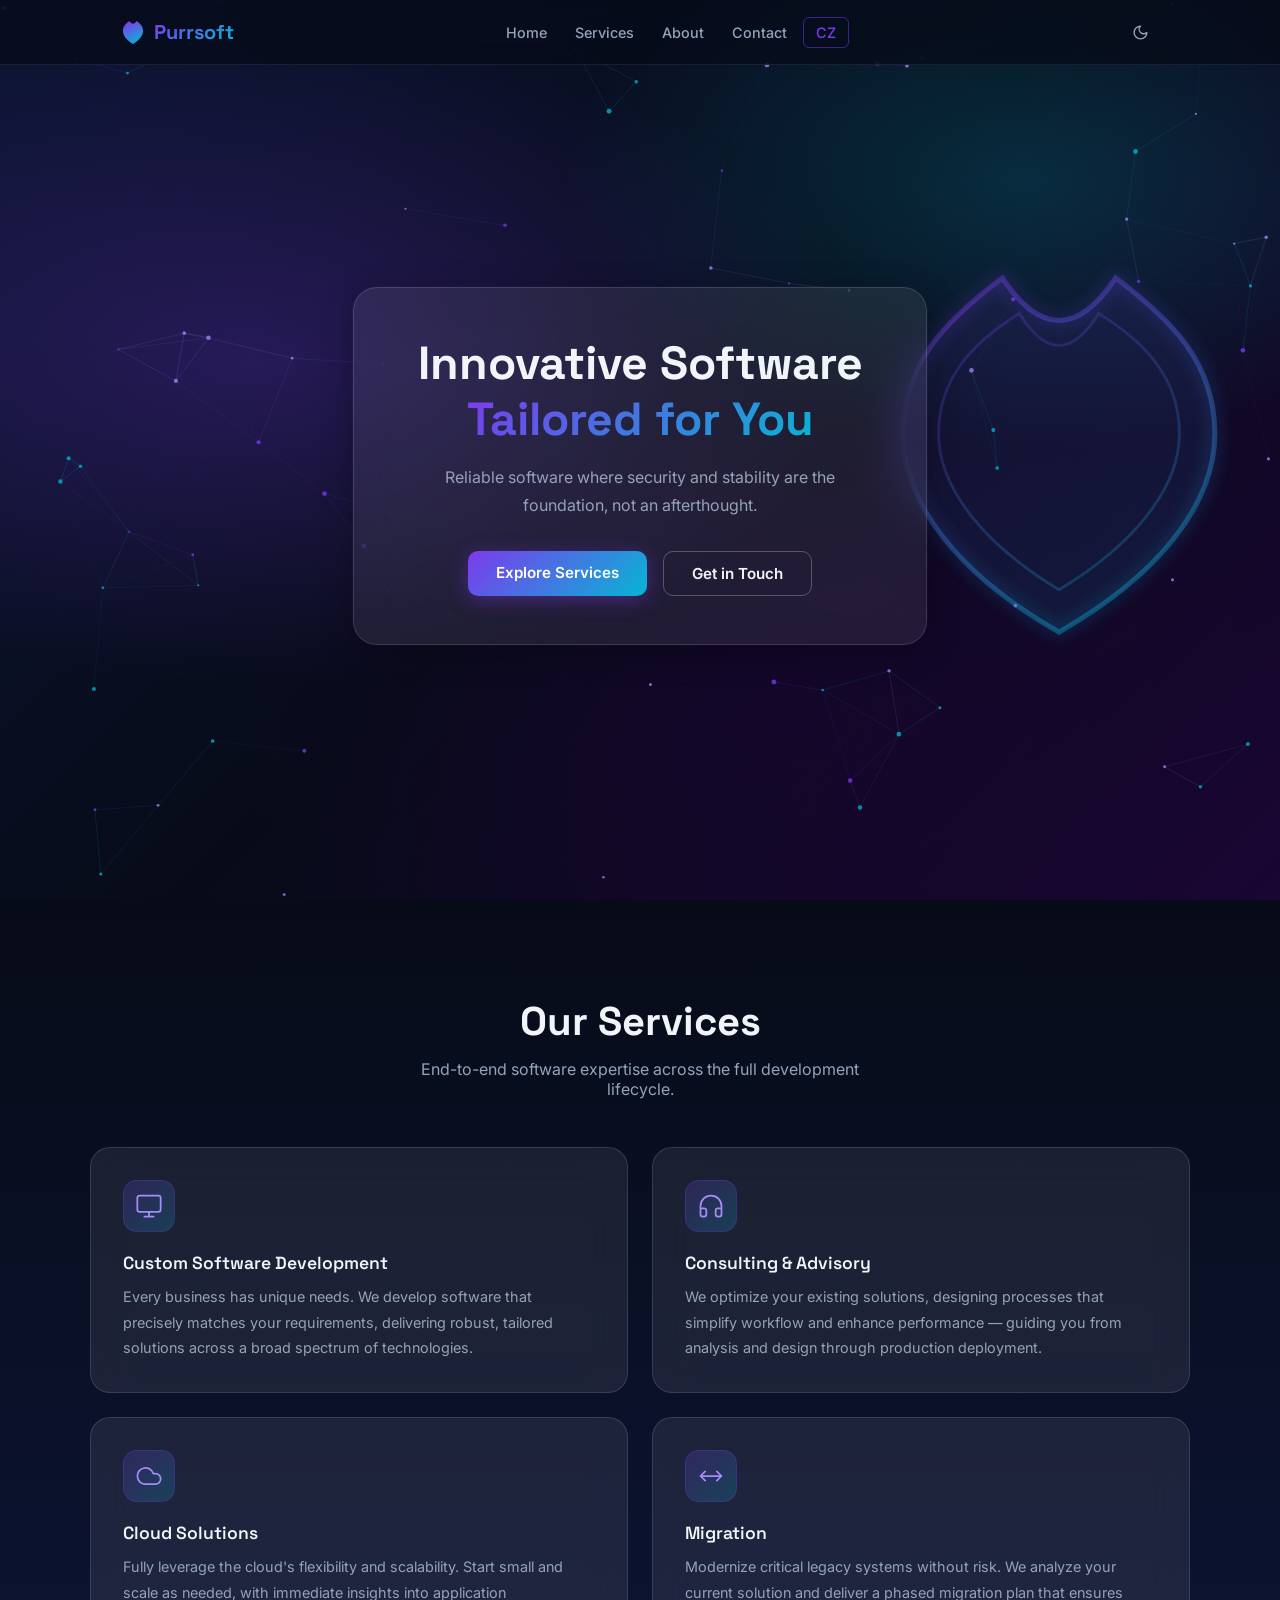
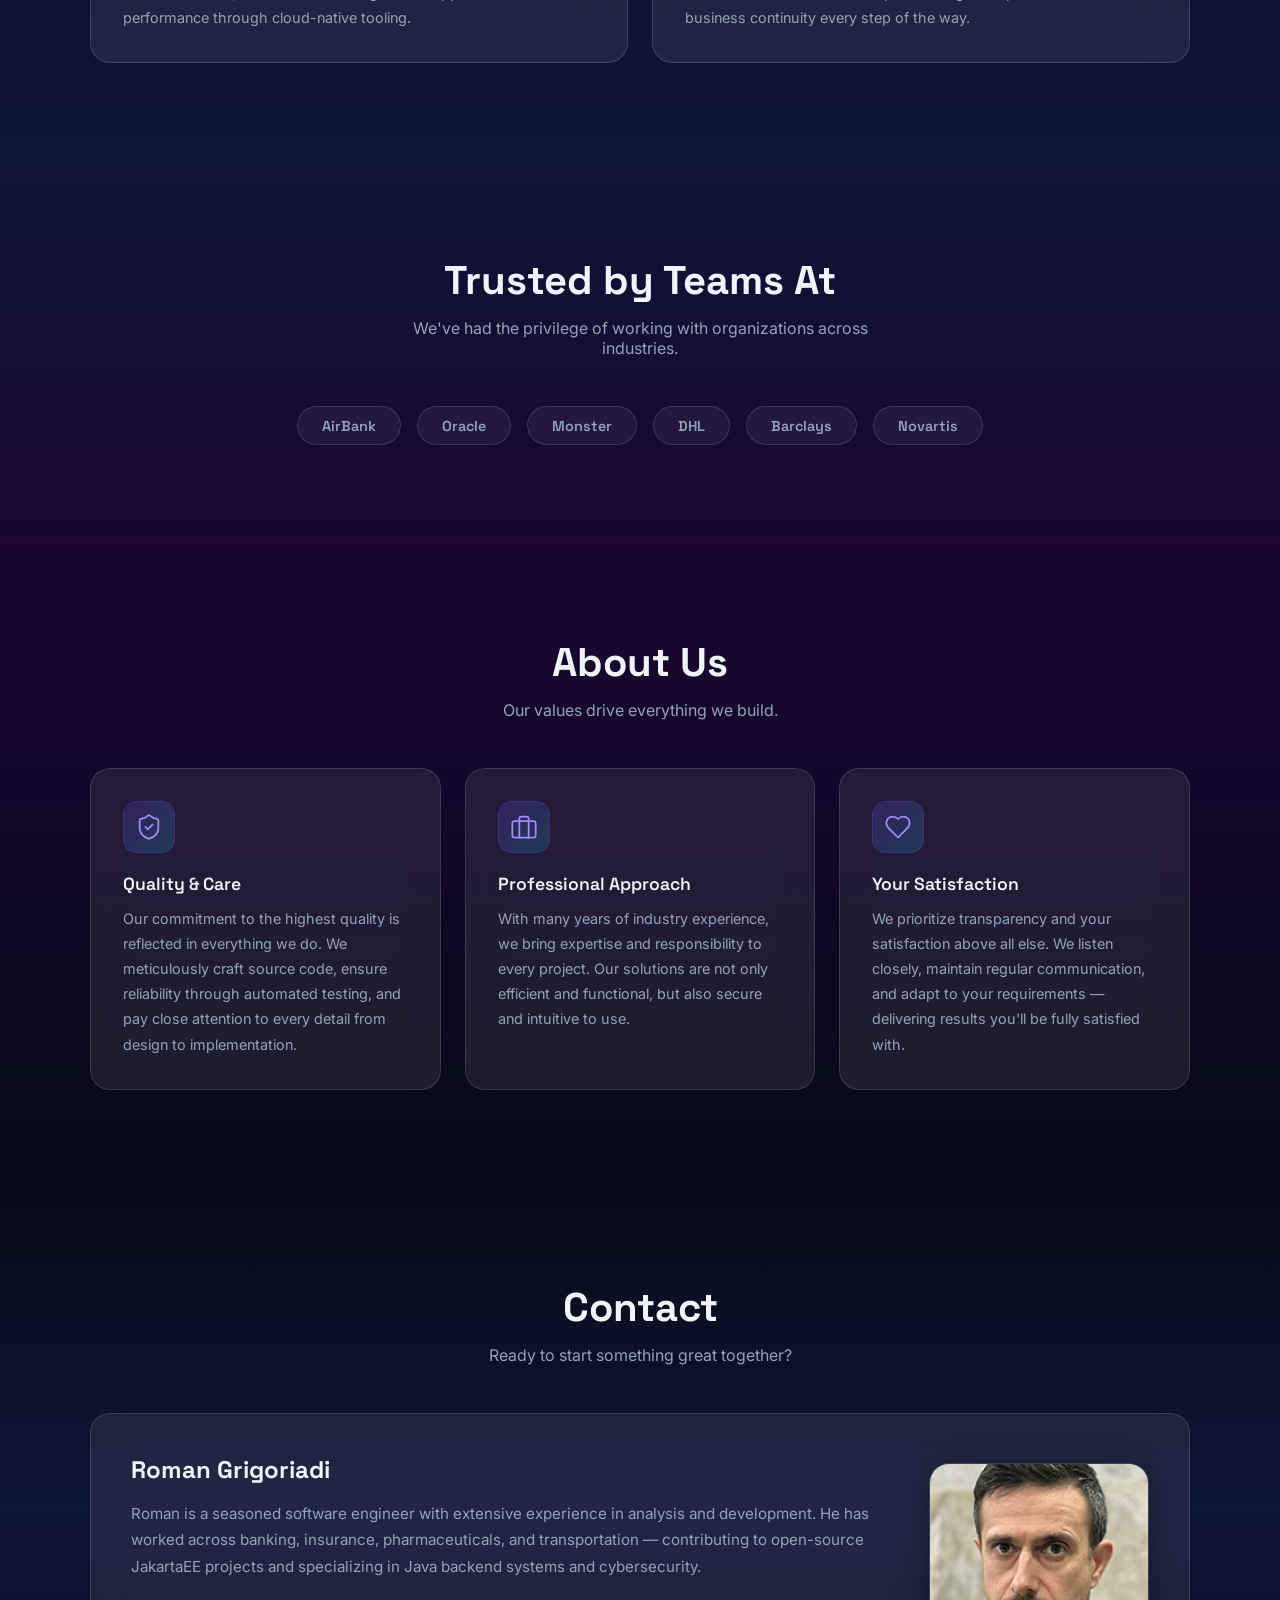
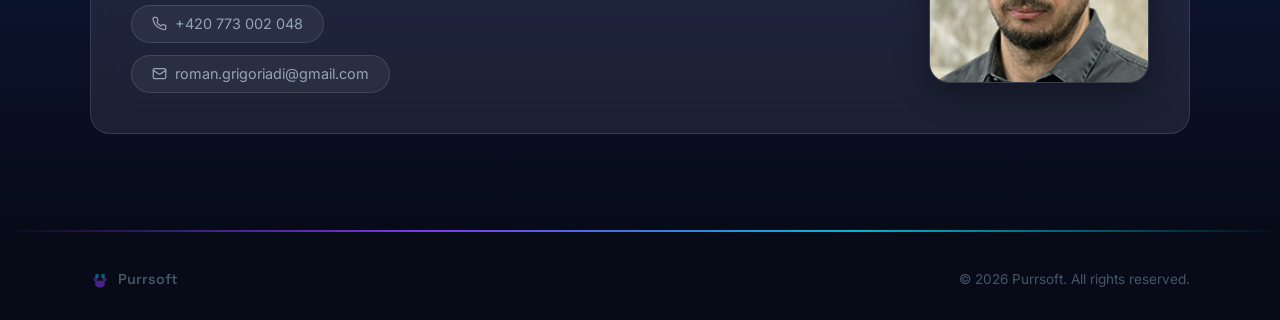
<file: index.html>
<!DOCTYPE html>
<html lang="en">
<head>
    <meta charset="UTF-8">
    <meta name="viewport" content="width=device-width, initial-scale=1.0">
    <title>Purrsoft – Software Solutions</title>
    <link rel="preconnect" href="https://fonts.googleapis.com">
    <link rel="preconnect" href="https://fonts.gstatic.com" crossorigin>
    <link href="https://fonts.googleapis.com/css2?family=Space+Grotesk:wght@400;500;600;700&family=Inter:wght@400;500;600&display=swap" rel="stylesheet">
    <link rel="stylesheet" href="styles.css">
    <script src="script.js" defer></script>
</head>
<body>

    <!-- Navigation -->
    <header>
        <nav>
            <a href="#hero" class="nav-logo">
                <svg width="22" height="26" viewBox="0 0 24 28" fill="none" xmlns="http://www.w3.org/2000/svg" aria-hidden="true">
                    <defs>
                        <linearGradient id="catGradNav" x1="30%" y1="0%" x2="70%" y2="100%">
                            <stop offset="0%" stop-color="#7c3aed"/>
                            <stop offset="100%" stop-color="#06b6d4"/>
                        </linearGradient>
                    </defs>
                    <!--
                        Primary read: a teardrop / shield badge — familiar geometric form.
                        Secondary read (on inspection): the top has two gentle apex peaks
                        separated by a shallow valley — those are cat ears. The valley
                        sits ~12% below the peaks relative to the shape's full height,
                        subtle enough to read as a designer's stylistic choice on the curve.
                    -->
                    <path d="M12,27 C5,23 1,18 1,13 C1,8 4,5 8,2 Q12,8 16,2 C20,5 23,8 23,13 C23,18 19,23 12,27 Z"
                          fill="url(#catGradNav)"/>
                </svg>
                <span>Purrsoft</span>
            </a>
            <ul>
                <li><a href="#hero">Home</a></li>
                <li><a href="#services">Services</a></li>
                <li><a href="#about">About</a></li>
                <li><a href="#contact">Contact</a></li>
                <li><a href="/cs/index.html" class="lang-toggle">CZ</a></li>
            </ul>
            <div class="nav-actions">
                <button id="theme-toggle" class="nav-icon-btn" aria-label="Toggle theme">
                    <svg class="icon-moon" width="17" height="17" viewBox="0 0 24 24" fill="none" stroke="currentColor" stroke-width="2" stroke-linecap="round" stroke-linejoin="round"><path d="M12 3a6 6 0 0 0 9 9 9 9 0 1 1-9-9Z"/></svg>
                    <svg class="icon-sun" width="17" height="17" viewBox="0 0 24 24" fill="none" stroke="currentColor" stroke-width="2" stroke-linecap="round" stroke-linejoin="round"><circle cx="12" cy="12" r="4"/><path d="M12 2v2M12 20v2M4.93 4.93l1.41 1.41M17.66 17.66l1.41 1.41M2 12h2M20 12h2M6.34 17.66l-1.41 1.41M19.07 4.93l-1.41 1.41"/></svg>
                </button>
                <button id="nav-toggle" class="nav-icon-btn nav-toggle" aria-label="Menu" aria-expanded="false">
                    <svg class="icon-hamburger" width="20" height="20" viewBox="0 0 24 24" fill="none" stroke="currentColor" stroke-width="2" stroke-linecap="round"><line x1="4" y1="7" x2="20" y2="7"/><line x1="4" y1="12" x2="20" y2="12"/><line x1="4" y1="17" x2="20" y2="17"/></svg>
                    <svg class="icon-close" width="20" height="20" viewBox="0 0 24 24" fill="none" stroke="currentColor" stroke-width="2" stroke-linecap="round"><line x1="18" y1="6" x2="6" y2="18"/><line x1="6" y1="6" x2="18" y2="18"/></svg>
                </button>
            </div>
        </nav>
    </header>

    <!-- Hero -->
    <section class="hero" id="hero">
        <canvas id="particles-canvas" aria-hidden="true"></canvas>
        <!-- Hero watermark: the same logomark at monumental scale.
             Primary read: large geometric gem/shield in the background.
             Secondary read: the ear double-peak at the top, now unmistakable at this size. -->
        <div class="hero-cat" aria-hidden="true">
            <svg width="340" height="397" viewBox="0 0 24 28" fill="none" xmlns="http://www.w3.org/2000/svg">
                <defs>
                    <linearGradient id="catGradHero" x1="30%" y1="0%" x2="70%" y2="100%">
                        <stop offset="0%" stop-color="#7c3aed"/>
                        <stop offset="100%" stop-color="#06b6d4"/>
                    </linearGradient>
                    <filter id="heroGlow" x="-20%" y="-20%" width="140%" height="140%">
                        <feGaussianBlur stdDeviation="0.6" result="blur"/>
                        <feMerge><feMergeNode in="blur"/><feMergeNode in="SourceGraphic"/></feMerge>
                    </filter>
                </defs>
                <!-- Filled body: very dim, just a presence -->
                <path d="M12,27 C5,23 1,18 1,13 C1,8 4,5 8,2 Q12,8 16,2 C20,5 23,8 23,13 C23,18 19,23 12,27 Z"
                      fill="url(#catGradHero)" opacity="0.10"/>
                <!-- Outer stroke: the readable outline at this scale -->
                <path d="M12,27 C5,23 1,18 1,13 C1,8 4,5 8,2 Q12,8 16,2 C20,5 23,8 23,13 C23,18 19,23 12,27 Z"
                      fill="none" stroke="url(#catGradHero)" stroke-width="0.35" opacity="0.45" filter="url(#heroGlow)"/>
                <!-- Inner inset ring: adds depth, echoes a gemstone facet -->
                <path d="M12,24 C7,21 3.5,17 3.5,13 C3.5,9 6,6.5 9.2,4.5 Q12,9 14.8,4.5 C18,6.5 20.5,9 20.5,13 C20.5,17 17,21 12,24 Z"
                      fill="none" stroke="url(#catGradHero)" stroke-width="0.2" opacity="0.25"/>
            </svg>
        </div>
        <div class="hero-content animate-on-scroll">
            <h1>Innovative Software<br><span class="gradient-text">Tailored for You</span></h1>
            <p>Reliable software where security and stability are the foundation, not an afterthought.</p>
            <div class="hero-ctas">
                <a href="#services" class="btn-primary">Explore Services</a>
                <a href="#contact" class="btn-outline">Get in Touch</a>
            </div>
        </div>
    </section>

    <!-- Services -->
    <section id="services" class="section">
        <div class="content">
            <div class="section-heading animate-on-scroll">
                <h2>Our Services</h2>
                <p>End-to-end software expertise across the full development lifecycle.</p>
            </div>
            <div class="service-grid">
                <div class="glass-card animate-on-scroll">
                    <div class="card-icon">
                        <svg width="28" height="28" viewBox="0 0 24 24" fill="none" stroke="currentColor" stroke-width="1.5" stroke-linecap="round" stroke-linejoin="round">
                            <rect x="2" y="3" width="20" height="14" rx="2"/>
                            <path d="M8 21h8M12 17v4"/>
                        </svg>
                    </div>
                    <h3>Custom Software Development</h3>
                    <p>Every business has unique needs. We develop software that precisely matches your requirements, delivering robust, tailored solutions across a broad spectrum of technologies.</p>
                </div>
                <div class="glass-card animate-on-scroll">
                    <div class="card-icon">
                        <svg width="28" height="28" viewBox="0 0 24 24" fill="none" stroke="currentColor" stroke-width="1.5" stroke-linecap="round" stroke-linejoin="round">
                            <path d="M3 14h3a2 2 0 0 1 2 2v3a2 2 0 0 1-2 2H5a2 2 0 0 1-2-2v-7a9 9 0 0 1 18 0v7a2 2 0 0 1-2 2h-1a2 2 0 0 1-2-2v-3a2 2 0 0 1 2-2h3"/>
                        </svg>
                    </div>
                    <h3>Consulting &amp; Advisory</h3>
                    <p>We optimize your existing solutions, designing processes that simplify workflow and enhance performance — guiding you from analysis and design through production deployment.</p>
                </div>
                <div class="glass-card animate-on-scroll">
                    <div class="card-icon">
                        <svg width="28" height="28" viewBox="0 0 24 24" fill="none" stroke="currentColor" stroke-width="1.5" stroke-linecap="round" stroke-linejoin="round">
                            <path d="M17.5 19H9a7 7 0 1 1 6.71-9h1.79a4.5 4.5 0 1 1 0 9z"/>
                        </svg>
                    </div>
                    <h3>Cloud Solutions</h3>
                    <p>Fully leverage the cloud's flexibility and scalability. Start small and scale as needed, with immediate insights into application performance through cloud-native tooling.</p>
                </div>
                <div class="glass-card animate-on-scroll">
                    <div class="card-icon">
                        <svg width="28" height="28" viewBox="0 0 24 24" fill="none" stroke="currentColor" stroke-width="1.5" stroke-linecap="round" stroke-linejoin="round">
                            <path d="m17 8 4 4-4 4M3 12h18M7 8 3 12l4 4"/>
                        </svg>
                    </div>
                    <h3>Migration</h3>
                    <p>Modernize critical legacy systems without risk. We analyze your current solution and deliver a phased migration plan that ensures business continuity every step of the way.</p>
                </div>
            </div>
        </div>
    </section>

    <!-- Customers -->
    <section id="customers" class="section">
        <div class="content">
            <div class="section-heading animate-on-scroll">
                <h2>Trusted by Teams At</h2>
                <p>We've had the privilege of working with organizations across industries.</p>
            </div>
            <div class="customers-row">
                <span class="customer-badge animate-on-scroll">AirBank</span>
                <span class="customer-badge animate-on-scroll">Oracle</span>
                <span class="customer-badge animate-on-scroll">Monster</span>
                <span class="customer-badge animate-on-scroll">DHL</span>
                <span class="customer-badge animate-on-scroll">Barclays</span>
                <span class="customer-badge animate-on-scroll">Novartis</span>
            </div>
        </div>
    </section>

    <!-- About -->
    <section id="about" class="section">
        <div class="content">
            <div class="section-heading animate-on-scroll">
                <h2>About Us</h2>
                <p>Our values drive everything we build.</p>
            </div>
            <div class="about-grid">
                <div class="glass-card animate-on-scroll">
                    <div class="card-icon">
                        <svg width="28" height="28" viewBox="0 0 24 24" fill="none" stroke="currentColor" stroke-width="1.5" stroke-linecap="round" stroke-linejoin="round">
                            <path d="M20 13c0 5-3.5 7.5-7.66 8.95a1 1 0 0 1-.67-.01C7.5 20.5 4 18 4 13V6a1 1 0 0 1 1-1c2 0 4.5-1.2 6.24-2.72a1.17 1.17 0 0 1 1.52 0C14.51 3.81 17 5 19 5a1 1 0 0 1 1 1z"/>
                            <path d="m9 12 2 2 4-4"/>
                        </svg>
                    </div>
                    <h3>Quality &amp; Care</h3>
                    <p>Our commitment to the highest quality is reflected in everything we do. We meticulously craft source code, ensure reliability through automated testing, and pay close attention to every detail from design to implementation.</p>
                </div>
                <div class="glass-card animate-on-scroll">
                    <div class="card-icon">
                        <svg width="28" height="28" viewBox="0 0 24 24" fill="none" stroke="currentColor" stroke-width="1.5" stroke-linecap="round" stroke-linejoin="round">
                            <rect width="20" height="14" x="2" y="7" rx="2"/>
                            <path d="M16 21V5a2 2 0 0 0-2-2h-4a2 2 0 0 0-2 2v16"/>
                        </svg>
                    </div>
                    <h3>Professional Approach</h3>
                    <p>With many years of industry experience, we bring expertise and responsibility to every project. Our solutions are not only efficient and functional, but also secure and intuitive to use.</p>
                </div>
                <div class="glass-card animate-on-scroll">
                    <div class="card-icon">
                        <svg width="28" height="28" viewBox="0 0 24 24" fill="none" stroke="currentColor" stroke-width="1.5" stroke-linecap="round" stroke-linejoin="round">
                            <path d="M19 14c1.49-1.46 3-3.21 3-5.5A5.5 5.5 0 0 0 16.5 3c-1.76 0-3 .5-4.5 2-1.5-1.5-2.74-2-4.5-2A5.5 5.5 0 0 0 2 8.5c0 2.3 1.5 4.05 3 5.5l7 7Z"/>
                        </svg>
                    </div>
                    <h3>Your Satisfaction</h3>
                    <p>We prioritize transparency and your satisfaction above all else. We listen closely, maintain regular communication, and adapt to your requirements — delivering results you'll be fully satisfied with.</p>
                </div>
            </div>
        </div>
    </section>

    <!-- Contact -->
    <section id="contact" class="section">
        <div class="content">
            <div class="section-heading animate-on-scroll">
                <h2>Contact</h2>
                <p>Ready to start something great together?</p>
            </div>
            <div class="contact-card animate-on-scroll">
                <div class="contact-info">
                    <h3>Roman Grigoriadi</h3>
                    <p>Roman is a seasoned software engineer with extensive experience in analysis and development. He has worked across banking, insurance, pharmaceuticals, and transportation — contributing to open-source JakartaEE projects and specializing in Java backend systems and cybersecurity.</p>
                    <div class="contact-links">
                        <a href="tel:+420773002048" class="contact-pill">
                            <svg width="15" height="15" viewBox="0 0 24 24" fill="none" stroke="currentColor" stroke-width="2" stroke-linecap="round" stroke-linejoin="round"><path d="M22 16.92v3a2 2 0 0 1-2.18 2 19.79 19.79 0 0 1-8.63-3.07A19.5 19.5 0 0 1 4.69 13.1a19.79 19.79 0 0 1-3.07-8.67A2 2 0 0 1 3.6 2.28h3a2 2 0 0 1 2 1.72 12.84 12.84 0 0 0 .7 2.81 2 2 0 0 1-.45 2.11L7.91 9.91a16 16 0 0 0 6.18 6.18l1.81-1.81a2 2 0 0 1 2.11-.45 12.84 12.84 0 0 0 2.81.7A2 2 0 0 1 22 16.92z"/></svg>
                            +420 773 002 048
                        </a>
                        <a href="mailto:roman.grigoriadi@gmail.com" class="contact-pill">
                            <svg width="15" height="15" viewBox="0 0 24 24" fill="none" stroke="currentColor" stroke-width="2" stroke-linecap="round" stroke-linejoin="round"><rect width="20" height="16" x="2" y="4" rx="2"/><path d="m22 7-8.97 5.7a1.94 1.94 0 0 1-2.06 0L2 7"/></svg>
                            roman.grigoriadi@gmail.com
                        </a>
                    </div>
                </div>
                <div class="contact-photo-wrap">
                    <img src="/media/roman.jpg" alt="Roman Grigoriadi" class="contact-photo" />
                </div>
            </div>
        </div>
    </section>

    <!-- Footer -->
    <footer id="footer">
        <div class="footer-inner">
            <div class="footer-brand">
                <svg width="20" height="18" viewBox="0 0 20 18" fill="none" xmlns="http://www.w3.org/2000/svg" aria-hidden="true">
                    <ellipse cx="10" cy="14" rx="5" ry="3.5" fill="rgba(124,58,237,0.55)"/>
                    <ellipse cx="5.5" cy="9.5" rx="2" ry="2.5" fill="rgba(124,58,237,0.45)"/>
                    <ellipse cx="14.5" cy="9.5" rx="2" ry="2.5" fill="rgba(124,58,237,0.45)"/>
                    <ellipse cx="7" cy="6" rx="1.8" ry="2.2" fill="rgba(6,182,212,0.5)"/>
                    <ellipse cx="13" cy="6" rx="1.8" ry="2.2" fill="rgba(6,182,212,0.5)"/>
                </svg>
                <span>Purrsoft</span>
            </div>
            <p>&copy; 2026 Purrsoft. All rights reserved.</p>
        </div>
    </footer>

</body>
</html>
</file>
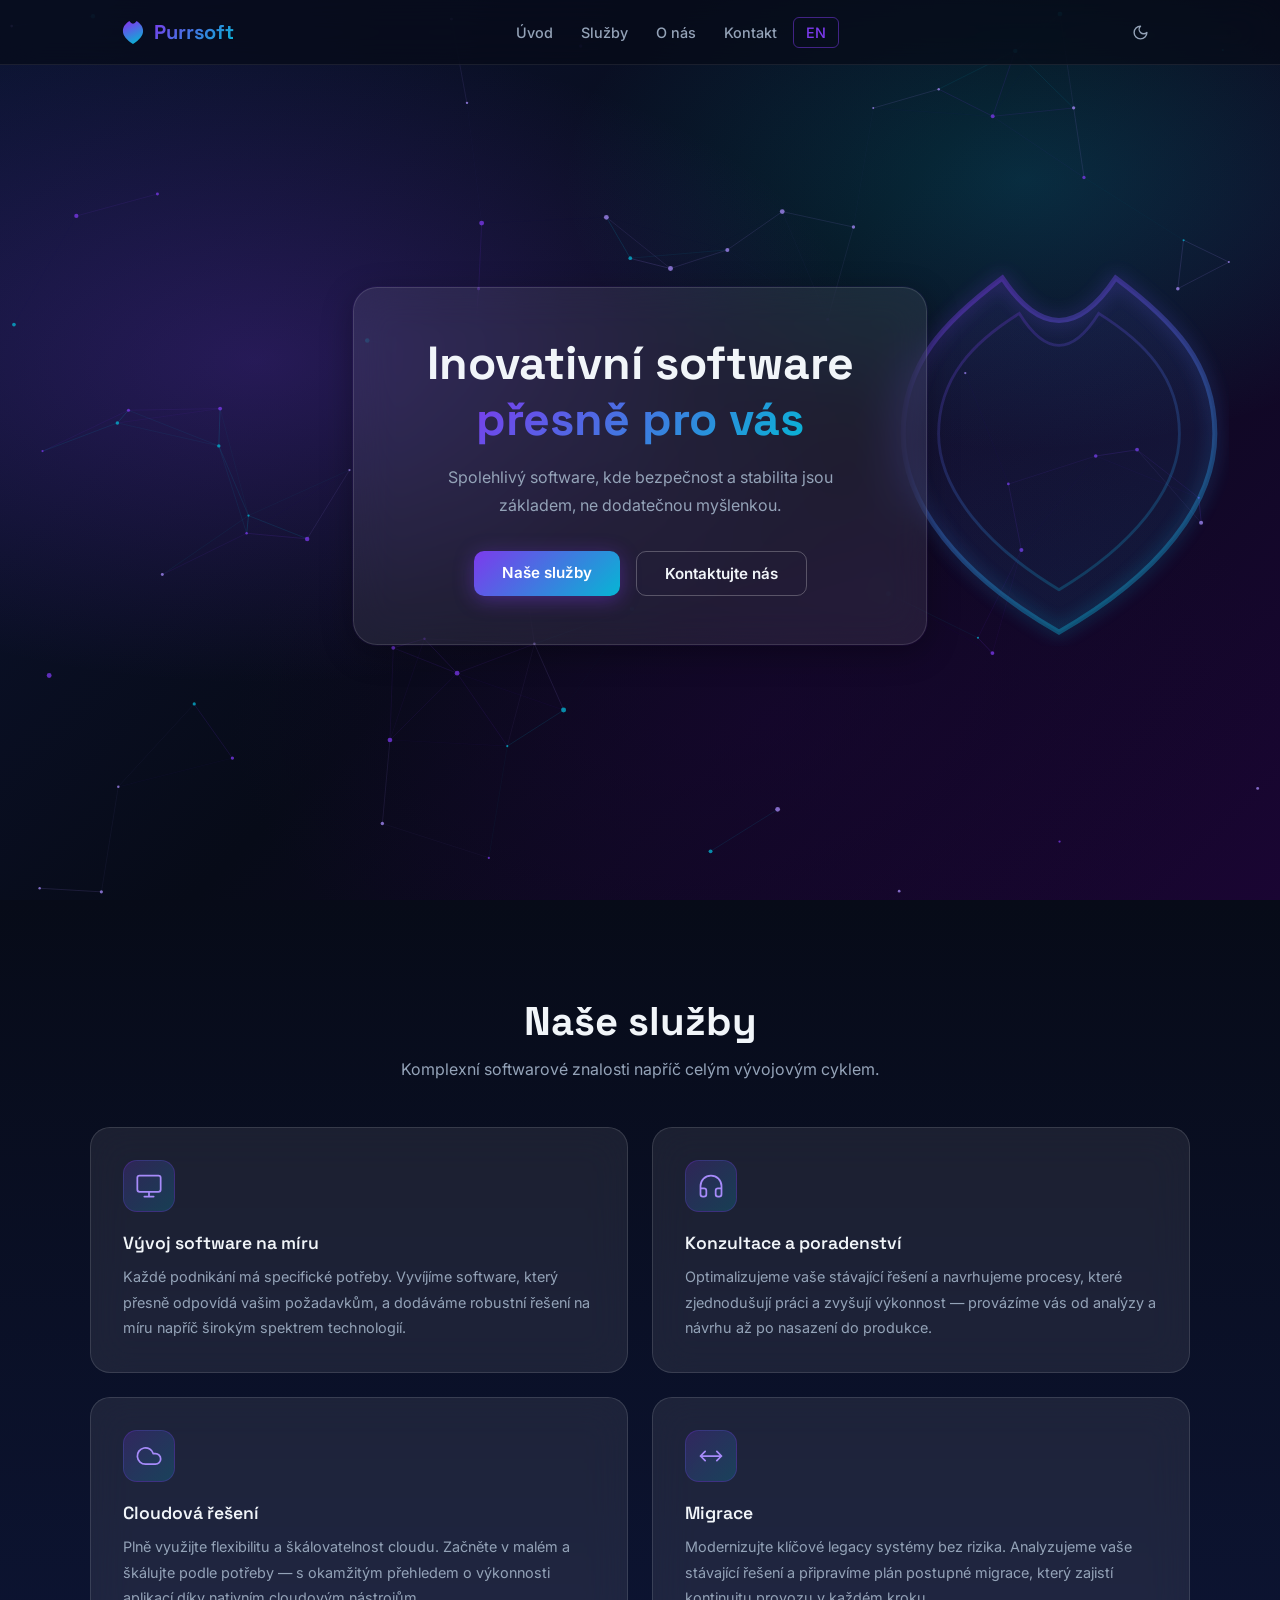
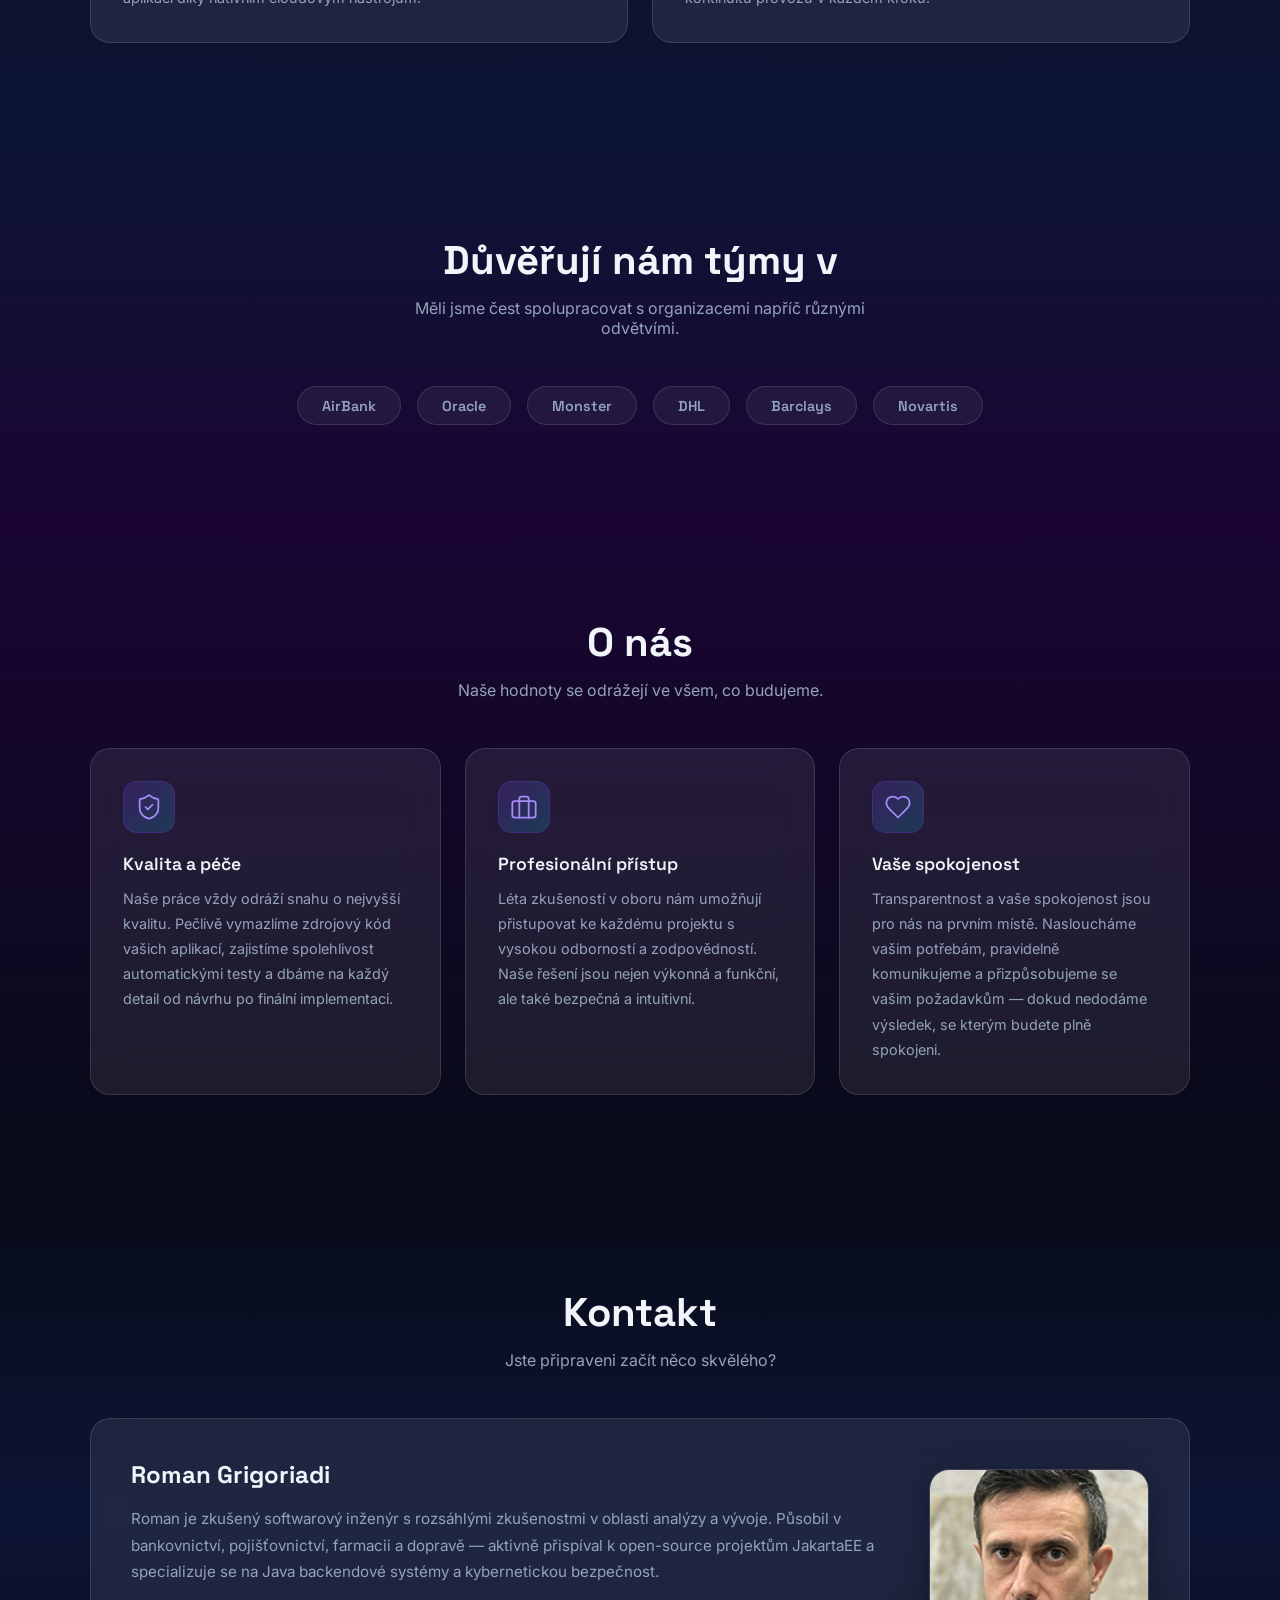
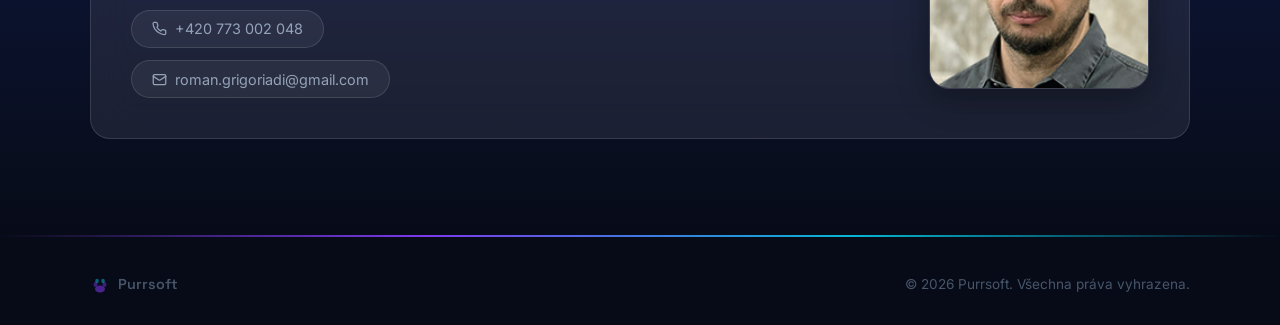
<file: cs/index.html>
<!DOCTYPE html>
<html lang="cs">
<head>
    <meta charset="UTF-8">
    <meta name="viewport" content="width=device-width, initial-scale=1.0">
    <title>Purrsoft – Softwarová řešení</title>
    <link rel="preconnect" href="https://fonts.googleapis.com">
    <link rel="preconnect" href="https://fonts.gstatic.com" crossorigin>
    <link href="https://fonts.googleapis.com/css2?family=Space+Grotesk:wght@400;500;600;700&family=Inter:wght@400;500;600&display=swap" rel="stylesheet">
    <link rel="stylesheet" href="/styles.css">
    <script src="/script.js" defer></script>
</head>
<body>

    <!-- Navigace -->
    <header>
        <nav>
            <a href="#hero" class="nav-logo">
                <svg width="22" height="26" viewBox="0 0 24 28" fill="none" xmlns="http://www.w3.org/2000/svg" aria-hidden="true">
                    <defs>
                        <linearGradient id="catGradNav" x1="30%" y1="0%" x2="70%" y2="100%">
                            <stop offset="0%" stop-color="#7c3aed"/>
                            <stop offset="100%" stop-color="#06b6d4"/>
                        </linearGradient>
                    </defs>
                    <path d="M12,27 C5,23 1,18 1,13 C1,8 4,5 8,2 Q12,8 16,2 C20,5 23,8 23,13 C23,18 19,23 12,27 Z"
                          fill="url(#catGradNav)"/>
                </svg>
                <span>Purrsoft</span>
            </a>
            <ul>
                <li><a href="#hero">Úvod</a></li>
                <li><a href="#services">Služby</a></li>
                <li><a href="#about">O nás</a></li>
                <li><a href="#contact">Kontakt</a></li>
                <li><a href="/index.html" class="lang-toggle">EN</a></li>
            </ul>
            <div class="nav-actions">
                <button id="theme-toggle" class="nav-icon-btn" aria-label="Přepnout motiv">
                    <svg class="icon-moon" width="17" height="17" viewBox="0 0 24 24" fill="none" stroke="currentColor" stroke-width="2" stroke-linecap="round" stroke-linejoin="round"><path d="M12 3a6 6 0 0 0 9 9 9 9 0 1 1-9-9Z"/></svg>
                    <svg class="icon-sun" width="17" height="17" viewBox="0 0 24 24" fill="none" stroke="currentColor" stroke-width="2" stroke-linecap="round" stroke-linejoin="round"><circle cx="12" cy="12" r="4"/><path d="M12 2v2M12 20v2M4.93 4.93l1.41 1.41M17.66 17.66l1.41 1.41M2 12h2M20 12h2M6.34 17.66l-1.41 1.41M19.07 4.93l-1.41 1.41"/></svg>
                </button>
                <button id="nav-toggle" class="nav-icon-btn nav-toggle" aria-label="Menu" aria-expanded="false">
                    <svg class="icon-hamburger" width="20" height="20" viewBox="0 0 24 24" fill="none" stroke="currentColor" stroke-width="2" stroke-linecap="round"><line x1="4" y1="7" x2="20" y2="7"/><line x1="4" y1="12" x2="20" y2="12"/><line x1="4" y1="17" x2="20" y2="17"/></svg>
                    <svg class="icon-close" width="20" height="20" viewBox="0 0 24 24" fill="none" stroke="currentColor" stroke-width="2" stroke-linecap="round"><line x1="18" y1="6" x2="6" y2="18"/><line x1="6" y1="6" x2="18" y2="18"/></svg>
                </button>
            </div>
        </nav>
    </header>

    <!-- Hero -->
    <section class="hero" id="hero">
        <canvas id="particles-canvas" aria-hidden="true"></canvas>
        <div class="hero-cat" aria-hidden="true">
            <svg width="340" height="397" viewBox="0 0 24 28" fill="none" xmlns="http://www.w3.org/2000/svg">
                <defs>
                    <linearGradient id="catGradHero" x1="30%" y1="0%" x2="70%" y2="100%">
                        <stop offset="0%" stop-color="#7c3aed"/>
                        <stop offset="100%" stop-color="#06b6d4"/>
                    </linearGradient>
                    <filter id="heroGlow" x="-20%" y="-20%" width="140%" height="140%">
                        <feGaussianBlur stdDeviation="0.6" result="blur"/>
                        <feMerge><feMergeNode in="blur"/><feMergeNode in="SourceGraphic"/></feMerge>
                    </filter>
                </defs>
                <path d="M12,27 C5,23 1,18 1,13 C1,8 4,5 8,2 Q12,8 16,2 C20,5 23,8 23,13 C23,18 19,23 12,27 Z"
                      fill="url(#catGradHero)" opacity="0.10"/>
                <path d="M12,27 C5,23 1,18 1,13 C1,8 4,5 8,2 Q12,8 16,2 C20,5 23,8 23,13 C23,18 19,23 12,27 Z"
                      fill="none" stroke="url(#catGradHero)" stroke-width="0.35" opacity="0.45" filter="url(#heroGlow)"/>
                <path d="M12,24 C7,21 3.5,17 3.5,13 C3.5,9 6,6.5 9.2,4.5 Q12,9 14.8,4.5 C18,6.5 20.5,9 20.5,13 C20.5,17 17,21 12,24 Z"
                      fill="none" stroke="url(#catGradHero)" stroke-width="0.2" opacity="0.25"/>
            </svg>
        </div>
        <div class="hero-content animate-on-scroll">
            <h1>Inovativní software<br><span class="gradient-text">přesně pro vás</span></h1>
            <p>Spolehlivý software, kde bezpečnost a stabilita jsou základem, ne dodatečnou myšlenkou.</p>
            <div class="hero-ctas">
                <a href="#services" class="btn-primary">Naše služby</a>
                <a href="#contact" class="btn-outline">Kontaktujte nás</a>
            </div>
        </div>
    </section>

    <!-- Služby -->
    <section id="services" class="section">
        <div class="content">
            <div class="section-heading animate-on-scroll">
                <h2>Naše služby</h2>
                <p>Komplexní softwarové znalosti napříč celým vývojovým cyklem.</p>
            </div>
            <div class="service-grid">
                <div class="glass-card animate-on-scroll">
                    <div class="card-icon">
                        <svg width="28" height="28" viewBox="0 0 24 24" fill="none" stroke="currentColor" stroke-width="1.5" stroke-linecap="round" stroke-linejoin="round">
                            <rect x="2" y="3" width="20" height="14" rx="2"/>
                            <path d="M8 21h8M12 17v4"/>
                        </svg>
                    </div>
                    <h3>Vývoj software na míru</h3>
                    <p>Každé podnikání má specifické potřeby. Vyvíjíme software, který přesně odpovídá vašim požadavkům, a dodáváme robustní řešení na míru napříč širokým spektrem technologií.</p>
                </div>
                <div class="glass-card animate-on-scroll">
                    <div class="card-icon">
                        <svg width="28" height="28" viewBox="0 0 24 24" fill="none" stroke="currentColor" stroke-width="1.5" stroke-linecap="round" stroke-linejoin="round">
                            <path d="M3 14h3a2 2 0 0 1 2 2v3a2 2 0 0 1-2 2H5a2 2 0 0 1-2-2v-7a9 9 0 0 1 18 0v7a2 2 0 0 1-2 2h-1a2 2 0 0 1-2-2v-3a2 2 0 0 1 2-2h3"/>
                        </svg>
                    </div>
                    <h3>Konzultace a poradenství</h3>
                    <p>Optimalizujeme vaše stávající řešení a navrhujeme procesy, které zjednodušují práci a zvyšují výkonnost — provázíme vás od analýzy a návrhu až po nasazení do produkce.</p>
                </div>
                <div class="glass-card animate-on-scroll">
                    <div class="card-icon">
                        <svg width="28" height="28" viewBox="0 0 24 24" fill="none" stroke="currentColor" stroke-width="1.5" stroke-linecap="round" stroke-linejoin="round">
                            <path d="M17.5 19H9a7 7 0 1 1 6.71-9h1.79a4.5 4.5 0 1 1 0 9z"/>
                        </svg>
                    </div>
                    <h3>Cloudová řešení</h3>
                    <p>Plně využijte flexibilitu a škálovatelnost cloudu. Začněte v malém a škálujte podle potřeby — s okamžitým přehledem o výkonnosti aplikací díky nativním cloudovým nástrojům.</p>
                </div>
                <div class="glass-card animate-on-scroll">
                    <div class="card-icon">
                        <svg width="28" height="28" viewBox="0 0 24 24" fill="none" stroke="currentColor" stroke-width="1.5" stroke-linecap="round" stroke-linejoin="round">
                            <path d="m17 8 4 4-4 4M3 12h18M7 8 3 12l4 4"/>
                        </svg>
                    </div>
                    <h3>Migrace</h3>
                    <p>Modernizujte klíčové legacy systémy bez rizika. Analyzujeme vaše stávající řešení a připravíme plán postupné migrace, který zajistí kontinuitu provozu v každém kroku.</p>
                </div>
            </div>
        </div>
    </section>

    <!-- Zákazníci -->
    <section id="customers" class="section">
        <div class="content">
            <div class="section-heading animate-on-scroll">
                <h2>Důvěřují nám týmy v</h2>
                <p>Měli jsme čest spolupracovat s organizacemi napříč různými odvětvími.</p>
            </div>
            <div class="customers-row">
                <span class="customer-badge animate-on-scroll">AirBank</span>
                <span class="customer-badge animate-on-scroll">Oracle</span>
                <span class="customer-badge animate-on-scroll">Monster</span>
                <span class="customer-badge animate-on-scroll">DHL</span>
                <span class="customer-badge animate-on-scroll">Barclays</span>
                <span class="customer-badge animate-on-scroll">Novartis</span>
            </div>
        </div>
    </section>

    <!-- O nás -->
    <section id="about" class="section">
        <div class="content">
            <div class="section-heading animate-on-scroll">
                <h2>O nás</h2>
                <p>Naše hodnoty se odrážejí ve všem, co budujeme.</p>
            </div>
            <div class="about-grid">
                <div class="glass-card animate-on-scroll">
                    <div class="card-icon">
                        <svg width="28" height="28" viewBox="0 0 24 24" fill="none" stroke="currentColor" stroke-width="1.5" stroke-linecap="round" stroke-linejoin="round">
                            <path d="M20 13c0 5-3.5 7.5-7.66 8.95a1 1 0 0 1-.67-.01C7.5 20.5 4 18 4 13V6a1 1 0 0 1 1-1c2 0 4.5-1.2 6.24-2.72a1.17 1.17 0 0 1 1.52 0C14.51 3.81 17 5 19 5a1 1 0 0 1 1 1z"/>
                            <path d="m9 12 2 2 4-4"/>
                        </svg>
                    </div>
                    <h3>Kvalita a péče</h3>
                    <p>Naše práce vždy odráží snahu o nejvyšší kvalitu. Pečlivě vymazlíme zdrojový kód vašich aplikací, zajistíme spolehlivost automatickými testy a dbáme na každý detail od návrhu po finální implementaci.</p>
                </div>
                <div class="glass-card animate-on-scroll">
                    <div class="card-icon">
                        <svg width="28" height="28" viewBox="0 0 24 24" fill="none" stroke="currentColor" stroke-width="1.5" stroke-linecap="round" stroke-linejoin="round">
                            <rect width="20" height="14" x="2" y="7" rx="2"/>
                            <path d="M16 21V5a2 2 0 0 0-2-2h-4a2 2 0 0 0-2 2v16"/>
                        </svg>
                    </div>
                    <h3>Profesionální přístup</h3>
                    <p>Léta zkušeností v oboru nám umožňují přistupovat ke každému projektu s vysokou odborností a zodpovědností. Naše řešení jsou nejen výkonná a funkční, ale také bezpečná a intuitivní.</p>
                </div>
                <div class="glass-card animate-on-scroll">
                    <div class="card-icon">
                        <svg width="28" height="28" viewBox="0 0 24 24" fill="none" stroke="currentColor" stroke-width="1.5" stroke-linecap="round" stroke-linejoin="round">
                            <path d="M19 14c1.49-1.46 3-3.21 3-5.5A5.5 5.5 0 0 0 16.5 3c-1.76 0-3 .5-4.5 2-1.5-1.5-2.74-2-4.5-2A5.5 5.5 0 0 0 2 8.5c0 2.3 1.5 4.05 3 5.5l7 7Z"/>
                        </svg>
                    </div>
                    <h3>Vaše spokojenost</h3>
                    <p>Transparentnost a vaše spokojenost jsou pro nás na prvním místě. Nasloucháme vašim potřebám, pravidelně komunikujeme a přizpůsobujeme se vašim požadavkům — dokud nedodáme výsledek, se kterým budete plně spokojeni.</p>
                </div>
            </div>
        </div>
    </section>

    <!-- Kontakt -->
    <section id="contact" class="section">
        <div class="content">
            <div class="section-heading animate-on-scroll">
                <h2>Kontakt</h2>
                <p>Jste připraveni začít něco skvělého?</p>
            </div>
            <div class="contact-card animate-on-scroll">
                <div class="contact-info">
                    <h3>Roman Grigoriadi</h3>
                    <p>Roman je zkušený softwarový inženýr s rozsáhlými zkušenostmi v oblasti analýzy a vývoje. Působil v bankovnictví, pojišťovnictví, farmacii a dopravě — aktivně přispíval k open-source projektům JakartaEE a specializuje se na Java backendové systémy a kybernetickou bezpečnost.</p>
                    <div class="contact-links">
                        <a href="tel:+420773002048" class="contact-pill">
                            <svg width="15" height="15" viewBox="0 0 24 24" fill="none" stroke="currentColor" stroke-width="2" stroke-linecap="round" stroke-linejoin="round"><path d="M22 16.92v3a2 2 0 0 1-2.18 2 19.79 19.79 0 0 1-8.63-3.07A19.5 19.5 0 0 1 4.69 13.1a19.79 19.79 0 0 1-3.07-8.67A2 2 0 0 1 3.6 2.28h3a2 2 0 0 1 2 1.72 12.84 12.84 0 0 0 .7 2.81 2 2 0 0 1-.45 2.11L7.91 9.91a16 16 0 0 0 6.18 6.18l1.81-1.81a2 2 0 0 1 2.11-.45 12.84 12.84 0 0 0 2.81.7A2 2 0 0 1 22 16.92z"/></svg>
                            +420 773 002 048
                        </a>
                        <a href="mailto:roman.grigoriadi@gmail.com" class="contact-pill">
                            <svg width="15" height="15" viewBox="0 0 24 24" fill="none" stroke="currentColor" stroke-width="2" stroke-linecap="round" stroke-linejoin="round"><rect width="20" height="16" x="2" y="4" rx="2"/><path d="m22 7-8.97 5.7a1.94 1.94 0 0 1-2.06 0L2 7"/></svg>
                            roman.grigoriadi@gmail.com
                        </a>
                    </div>
                </div>
                <div class="contact-photo-wrap">
                    <img src="../media/roman.jpg" alt="Roman Grigoriadi" class="contact-photo" />
                </div>
            </div>
        </div>
    </section>

    <!-- Patička -->
    <footer id="footer">
        <div class="footer-inner">
            <div class="footer-brand">
                <svg width="20" height="18" viewBox="0 0 20 18" fill="none" xmlns="http://www.w3.org/2000/svg" aria-hidden="true">
                    <ellipse cx="10" cy="14" rx="5" ry="3.5" fill="rgba(124,58,237,0.55)"/>
                    <ellipse cx="5.5" cy="9.5" rx="2" ry="2.5" fill="rgba(124,58,237,0.45)"/>
                    <ellipse cx="14.5" cy="9.5" rx="2" ry="2.5" fill="rgba(124,58,237,0.45)"/>
                    <ellipse cx="7" cy="6" rx="1.8" ry="2.2" fill="rgba(6,182,212,0.5)"/>
                    <ellipse cx="13" cy="6" rx="1.8" ry="2.2" fill="rgba(6,182,212,0.5)"/>
                </svg>
                <span>Purrsoft</span>
            </div>
            <p>&copy; 2026 Purrsoft. Všechna práva vyhrazena.</p>
        </div>
    </footer>

</body>
</html>
</file>
<file: styles.css>
/* =============================================
   Purrsoft 2026 – Glassmorphism Redesign
   ============================================= */

/* --- Theme Variables --- */

:root {
    --bg:           #070b18;
    --bg-2:         #0d1535;
    --bg-3:         #1a0533;
    --text:         #f1f5f9;
    --muted:        #94a3b8;
    --subtle:       #475569;

    --glass:        rgba(255, 255, 255, 0.08);
    --glass-border: rgba(255, 255, 255, 0.12);
    --outline:      rgba(255, 255, 255, 0.25);
    --pill-bg:      rgba(255, 255, 255, 0.06);
    --pill-border:  rgba(255, 255, 255, 0.12);

    --nav-bg:       rgba(7, 11, 24, 0.7);
    --nav-border:   rgba(255, 255, 255, 0.08);
    --nav-hover:    rgba(255, 255, 255, 0.06);

    --icon-color:   #a78bfa;

    --shadow-card:  0 8px 32px rgba(0, 0, 0, 0.3), 0 0 0 1px rgba(124, 58, 237, 0.08);
    --shadow-hover: 0 20px 40px rgba(0, 0, 0, 0.3), 0 0 0 1px rgba(124, 58, 237, 0.3), 0 0 30px rgba(124, 58, 237, 0.12);

    --hero-gradient:
        radial-gradient(ellipse 80% 60% at 20% 40%, rgba(124, 58, 237, 0.25) 0%, transparent 60%),
        radial-gradient(ellipse 60% 50% at 80% 20%, rgba(6, 182, 212, 0.2) 0%, transparent 60%),
        radial-gradient(ellipse 70% 60% at 60% 80%, rgba(26, 5, 51, 0.5) 0%, transparent 60%),
        linear-gradient(135deg, #0d1535 0%, #070b18 50%, #1a0533 100%);
}

html.light-mode {
    --bg:           #f0f4ff;
    --bg-2:         #e8eeff;
    --bg-3:         #ede8ff;
    --text:         #0f172a;
    --muted:        #475569;
    --subtle:       #94a3b8;

    --glass:        rgba(255, 255, 255, 0.60);
    --glass-border: rgba(0, 0, 0, 0.09);
    --outline:      rgba(0, 0, 0, 0.18);
    --pill-bg:      rgba(0, 0, 0, 0.04);
    --pill-border:  rgba(0, 0, 0, 0.10);

    --nav-bg:       rgba(240, 244, 255, 0.85);
    --nav-border:   rgba(0, 0, 0, 0.08);
    --nav-hover:    rgba(0, 0, 0, 0.05);

    --icon-color:   #7c3aed;

    --shadow-card:  0 8px 32px rgba(0, 0, 0, 0.08), 0 0 0 1px rgba(124, 58, 237, 0.08);
    --shadow-hover: 0 20px 40px rgba(0, 0, 0, 0.12), 0 0 0 1px rgba(124, 58, 237, 0.3), 0 0 20px rgba(124, 58, 237, 0.08);

    --hero-gradient:
        radial-gradient(ellipse 80% 60% at 20% 40%, rgba(124, 58, 237, 0.12) 0%, transparent 60%),
        radial-gradient(ellipse 60% 50% at 80% 20%, rgba(6, 182, 212, 0.10) 0%, transparent 60%),
        radial-gradient(ellipse 70% 60% at 60% 80%, rgba(124, 58, 237, 0.06) 0%, transparent 60%),
        linear-gradient(135deg, #e8eeff 0%, #f0f4ff 50%, #ede8ff 100%);
}

/* --- Reset --- */

*, *::before, *::after {
    margin: 0;
    padding: 0;
    box-sizing: border-box;
}

html {
    scroll-behavior: smooth;
}

body {
    font-family: 'Inter', sans-serif;
    background-color: var(--bg);
    color: var(--text);
    min-height: 100vh;
    overflow-x: hidden;
    transition: background-color 0.3s ease, color 0.3s ease;
}

/* --- Navigation --- */

header {
    position: fixed;
    top: 0;
    left: 0;
    width: 100%;
    z-index: 100;
    background: var(--nav-bg);
    backdrop-filter: blur(20px);
    -webkit-backdrop-filter: blur(20px);
    border-bottom: 1px solid var(--nav-border);
    transition: background 0.3s ease, border-color 0.3s ease;
}

nav {
    display: flex;
    align-items: center;
    justify-content: space-between;
    max-width: 1100px;
    margin: 0 auto;
    padding: 0 2rem;
    height: 64px;
}

.nav-logo {
    display: flex;
    align-items: center;
    gap: 0.6rem;
    text-decoration: none;
    font-family: 'Space Grotesk', sans-serif;
    font-weight: 700;
    font-size: 1.25rem;
}

.nav-logo span {
    background: linear-gradient(135deg, #7c3aed, #06b6d4);
    -webkit-background-clip: text;
    -webkit-text-fill-color: transparent;
    background-clip: text;
}

nav ul {
    list-style: none;
    display: flex;
    gap: 0.25rem;
    align-items: center;
}

nav ul li a {
    color: var(--muted);
    text-decoration: none;
    font-size: 0.9rem;
    font-weight: 500;
    padding: 0.4rem 0.75rem;
    border-radius: 6px;
    transition: color 0.2s, background 0.2s;
}

nav ul li a:hover {
    color: var(--text);
    background: var(--nav-hover);
}

.lang-toggle {
    border: 1px solid rgba(124, 58, 237, 0.5) !important;
    color: #7c3aed !important;
}

.lang-toggle:hover {
    background: rgba(124, 58, 237, 0.15) !important;
    color: #a78bfa !important;
}

/* Nav action buttons: theme toggle + hamburger */

.nav-actions {
    display: flex;
    align-items: center;
    gap: 0.25rem;
    margin-left: 0.75rem;
}

.nav-icon-btn {
    display: flex;
    align-items: center;
    justify-content: center;
    width: 36px;
    height: 36px;
    background: none;
    border: none;
    border-radius: 8px;
    cursor: pointer;
    color: var(--muted);
    transition: color 0.2s, background 0.2s;
}

.nav-icon-btn:hover {
    color: var(--text);
    background: var(--nav-hover);
}

/* Theme icon: show moon in dark mode, sun in light mode */
.icon-sun  { display: none;  }
html.light-mode .icon-sun  { display: block; }
html.light-mode .icon-moon { display: none;  }

/* Hamburger icon: show hamburger by default, X when open */
.icon-close { display: none; }
nav.nav-open .icon-close     { display: block; }
nav.nav-open .icon-hamburger { display: none;  }

/* Hamburger button hidden on desktop */
.nav-toggle { display: none; }

/* --- Hero --- */

.hero {
    position: relative;
    width: 100%;
    min-height: 100vh;
    display: flex;
    align-items: center;
    justify-content: center;
    overflow: hidden;
    padding: 64px 2rem 2rem;
}

.hero::before {
    content: '';
    position: absolute;
    inset: 0;
    background: var(--hero-gradient);
    z-index: 0;
    transition: background 0.4s ease;
}

#particles-canvas {
    position: absolute;
    inset: 0;
    z-index: 1;
    pointer-events: none;
}

.hero-cat {
    position: absolute;
    right: 4%;
    top: 50%;
    transform: translateY(-50%);
    pointer-events: none;
    z-index: 1;
}

.hero-content {
    position: relative;
    z-index: 2;
    background: var(--glass);
    backdrop-filter: blur(20px);
    -webkit-backdrop-filter: blur(20px);
    border: 1px solid var(--glass-border);
    border-radius: 24px;
    padding: 3rem 3.5rem;
    max-width: 580px;
    text-align: center;
    animation: float 6s ease-in-out infinite;
    box-shadow: var(--shadow-card);
    transition: background 0.3s ease, border-color 0.3s ease;
}

@keyframes float {
    0%, 100% { transform: translateY(0); }
    50%       { transform: translateY(-12px); }
}

.hero-content h1 {
    font-family: 'Space Grotesk', sans-serif;
    font-size: clamp(1.9rem, 5vw, 2.9rem);
    font-weight: 700;
    line-height: 1.2;
    margin-bottom: 1rem;
    color: var(--text);
}

.gradient-text {
    background: linear-gradient(135deg, #7c3aed, #06b6d4);
    -webkit-background-clip: text;
    -webkit-text-fill-color: transparent;
    background-clip: text;
}

.hero-content p {
    color: var(--muted);
    font-size: 1rem;
    line-height: 1.75;
    max-width: 460px;
    margin: 0 auto 2rem;
}

.hero-ctas {
    display: flex;
    gap: 1rem;
    justify-content: center;
    flex-wrap: wrap;
}

.btn-primary {
    padding: 0.75rem 1.75rem;
    background: linear-gradient(135deg, #7c3aed, #06b6d4);
    color: #fff;
    text-decoration: none;
    font-weight: 600;
    font-size: 0.95rem;
    border-radius: 10px;
    transition: opacity 0.2s, transform 0.2s;
    box-shadow: 0 4px 20px rgba(124, 58, 237, 0.4);
}

.btn-primary:hover {
    opacity: 0.88;
    transform: translateY(-2px);
}

.btn-outline {
    padding: 0.75rem 1.75rem;
    background: transparent;
    color: var(--text);
    text-decoration: none;
    font-weight: 600;
    font-size: 0.95rem;
    border-radius: 10px;
    border: 1px solid var(--outline);
    transition: background 0.2s, transform 0.2s;
}

.btn-outline:hover {
    background: var(--nav-hover);
    transform: translateY(-2px);
}

/* --- Sections (shared) --- */

.section {
    padding: 6rem 2rem;
    display: flex;
    justify-content: center;
}

section {
    scroll-margin-top: 80px;
}

.content {
    width: 100%;
    max-width: 1100px;
}

.section-heading {
    text-align: center;
    margin-bottom: 3rem;
}

.section-heading h2 {
    font-family: 'Space Grotesk', sans-serif;
    font-size: clamp(1.75rem, 4vw, 2.5rem);
    font-weight: 700;
    color: var(--text);
    margin-bottom: 0.75rem;
}

.section-heading p {
    color: var(--muted);
    font-size: 1rem;
    max-width: 480px;
    margin: 0 auto;
}

/* --- Glass Card --- */

.glass-card {
    background: var(--glass);
    backdrop-filter: blur(20px);
    -webkit-backdrop-filter: blur(20px);
    border: 1px solid var(--glass-border);
    border-radius: 20px;
    padding: 2rem;
    transition: transform 0.3s ease, box-shadow 0.3s ease, border-color 0.3s ease, background 0.3s ease;
}

.glass-card:hover {
    transform: translateY(-6px) scale(1.01);
    box-shadow: var(--shadow-hover);
    border-color: rgba(124, 58, 237, 0.4);
}

.card-icon {
    width: 52px;
    height: 52px;
    background: linear-gradient(135deg, rgba(124, 58, 237, 0.2), rgba(6, 182, 212, 0.2));
    border: 1px solid rgba(124, 58, 237, 0.25);
    border-radius: 14px;
    display: flex;
    align-items: center;
    justify-content: center;
    margin-bottom: 1.25rem;
    color: var(--icon-color);
}

.glass-card h3 {
    font-family: 'Space Grotesk', sans-serif;
    font-size: 1.1rem;
    font-weight: 600;
    color: var(--text);
    margin-bottom: 0.65rem;
}

.glass-card p {
    color: var(--muted);
    font-size: 0.9rem;
    line-height: 1.75;
    max-width: 100%;
    margin: 0;
}

/* --- Services --- */

#services {
    background: linear-gradient(180deg, var(--bg) 0%, var(--bg-2) 100%);
}

.service-grid {
    display: grid;
    grid-template-columns: repeat(2, 1fr);
    gap: 1.5rem;
}

/* --- Customers --- */

#customers {
    background: linear-gradient(180deg, var(--bg-2) 0%, var(--bg-3) 100%);
}

.customers-row {
    display: flex;
    flex-wrap: wrap;
    gap: 1rem;
    justify-content: center;
}

.customer-badge {
    background: var(--pill-bg);
    border: 1px solid var(--pill-border);
    color: var(--muted);
    font-family: 'Space Grotesk', sans-serif;
    font-weight: 600;
    font-size: 0.9rem;
    padding: 0.6rem 1.5rem;
    border-radius: 100px;
    backdrop-filter: blur(10px);
    transition: transform 0.2s, color 0.2s, border-color 0.2s, background 0.2s;
    cursor: default;
}

.customer-badge:hover {
    transform: scale(1.05);
    color: var(--text);
    border-color: rgba(124, 58, 237, 0.4);
}

/* --- About --- */

#about {
    background: linear-gradient(180deg, var(--bg-3) 0%, var(--bg) 100%);
}

.about-grid {
    display: grid;
    grid-template-columns: repeat(3, 1fr);
    gap: 1.5rem;
}

/* --- Contact --- */

#contact {
    background: linear-gradient(180deg, var(--bg) 0%, var(--bg-2) 50%, var(--bg) 100%);
}

.contact-card {
    background: var(--glass);
    backdrop-filter: blur(20px);
    -webkit-backdrop-filter: blur(20px);
    border: 1px solid var(--glass-border);
    border-radius: 20px;
    padding: 2.5rem;
    display: flex;
    gap: 2.5rem;
    align-items: center;
    transition: background 0.3s ease, border-color 0.3s ease;
}

.contact-info {
    flex: 1;
}

.contact-info h3 {
    font-family: 'Space Grotesk', sans-serif;
    font-size: 1.5rem;
    font-weight: 700;
    color: var(--text);
    margin-bottom: 1rem;
}

.contact-info > p {
    color: var(--muted);
    font-size: 0.95rem;
    line-height: 1.75;
    margin-bottom: 1.5rem;
    max-width: 100%;
}

.contact-links {
    display: flex;
    flex-direction: column;
    gap: 0.75rem;
}

.contact-pill {
    display: inline-flex;
    align-items: center;
    gap: 0.5rem;
    padding: 0.6rem 1.25rem;
    background: var(--pill-bg);
    border: 1px solid var(--pill-border);
    border-radius: 100px;
    color: var(--muted);
    text-decoration: none;
    font-size: 0.9rem;
    width: fit-content;
    transition: color 0.2s, border-color 0.2s, background 0.2s;
}

.contact-pill:hover {
    color: var(--text);
    border-color: rgba(6, 182, 212, 0.4);
    background: rgba(6, 182, 212, 0.08);
}

.contact-photo-wrap {
    flex-shrink: 0;
}

.contact-photo {
    width: 220px;
    height: 220px;
    object-fit: cover;
    border-radius: 20px;
    border: 1px solid var(--glass-border);
    box-shadow: 0 8px 32px rgba(0, 0, 0, 0.4);
    display: block;
}

/* --- Footer --- */

footer {
    background: var(--bg);
    padding: 2.5rem 2rem 2rem;
    position: relative;
    transition: background 0.3s ease;
}

footer::before {
    content: '';
    position: absolute;
    top: 0;
    left: 0;
    right: 0;
    height: 2px;
    background: linear-gradient(90deg, transparent, #7c3aed, #06b6d4, transparent);
}

.footer-inner {
    max-width: 1100px;
    margin: 0 auto;
    display: flex;
    align-items: center;
    justify-content: space-between;
}

.footer-brand {
    display: flex;
    align-items: center;
    gap: 0.5rem;
    font-family: 'Space Grotesk', sans-serif;
    font-weight: 600;
    color: var(--subtle);
    font-size: 0.9rem;
}

footer p {
    color: var(--subtle);
    font-size: 0.85rem;
    margin: 0;
}

/* --- Scroll Animations --- */

.animate-on-scroll {
    opacity: 0;
    transform: translateY(30px);
    transition: opacity 0.6s ease, transform 0.6s ease;
}

.animate-on-scroll.visible {
    opacity: 1;
    transform: translateY(0);
}

/* --- Responsive --- */

@media (max-width: 768px) {

    /* Show hamburger, hide links by default */
    .nav-toggle {
        display: flex;
    }

    nav ul {
        display: none;
        position: absolute;
        top: 64px;
        left: 0;
        right: 0;
        flex-direction: column;
        align-items: stretch;
        background: var(--nav-bg);
        backdrop-filter: blur(20px);
        -webkit-backdrop-filter: blur(20px);
        border-bottom: 1px solid var(--nav-border);
        padding: 0.75rem 1rem;
        gap: 0.25rem;
    }

    nav.nav-open ul {
        display: flex;
    }

    nav ul li a {
        padding: 0.6rem 0.75rem;
        font-size: 0.9rem;
        display: block;
    }

    .lang-toggle {
        display: inline-block;
        width: fit-content;
    }

    /* Grids */
    .service-grid  { grid-template-columns: 1fr; }
    .about-grid    { grid-template-columns: 1fr; }

    /* Contact */
    .contact-card {
        flex-direction: column;
    }

    .contact-photo-wrap { order: -1; }

    .contact-photo {
        width: 160px;
        height: 160px;
    }

    /* Hero */
    .hero-cat {
        display: none;
    }

    .hero-content {
        padding: 2rem 1.5rem;
        margin: 0 0.5rem;
    }

    /* Footer */
    .footer-inner {
        flex-direction: column;
        gap: 0.5rem;
        text-align: center;
    }
}
</file>
